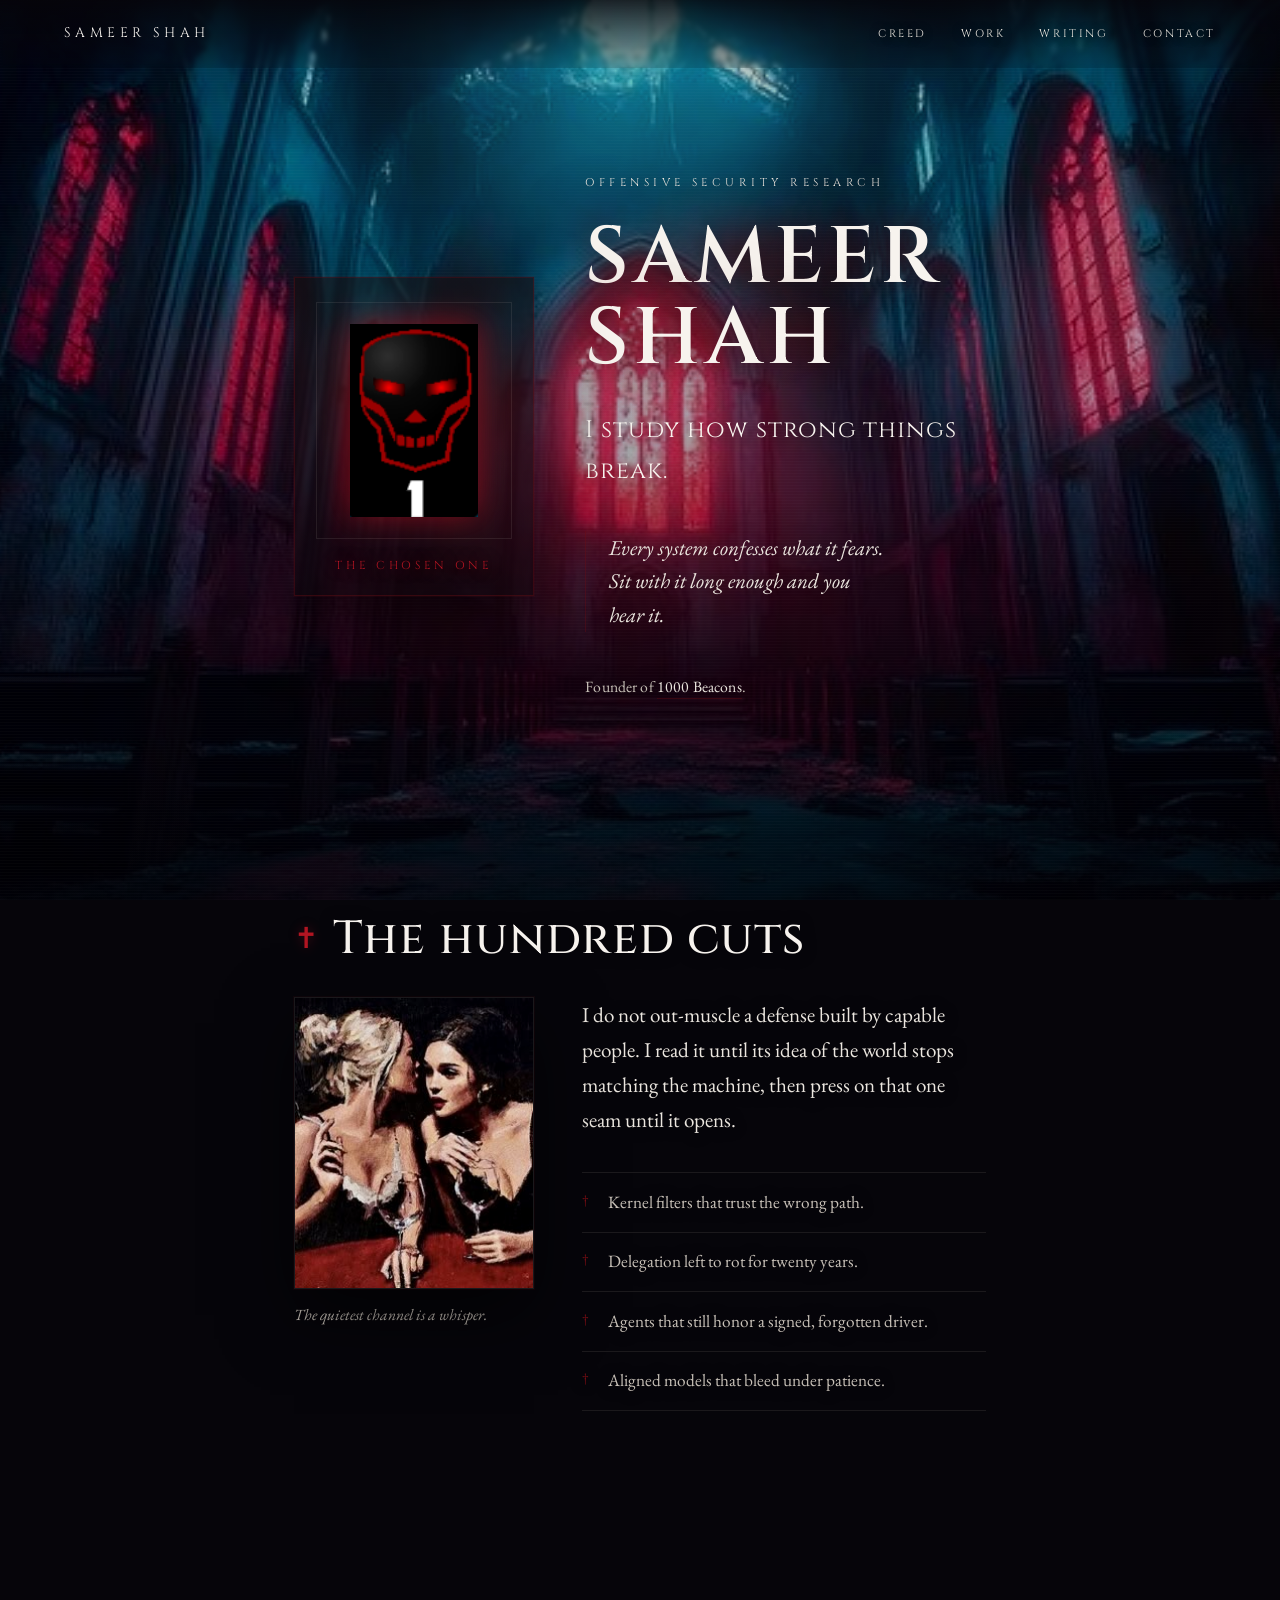
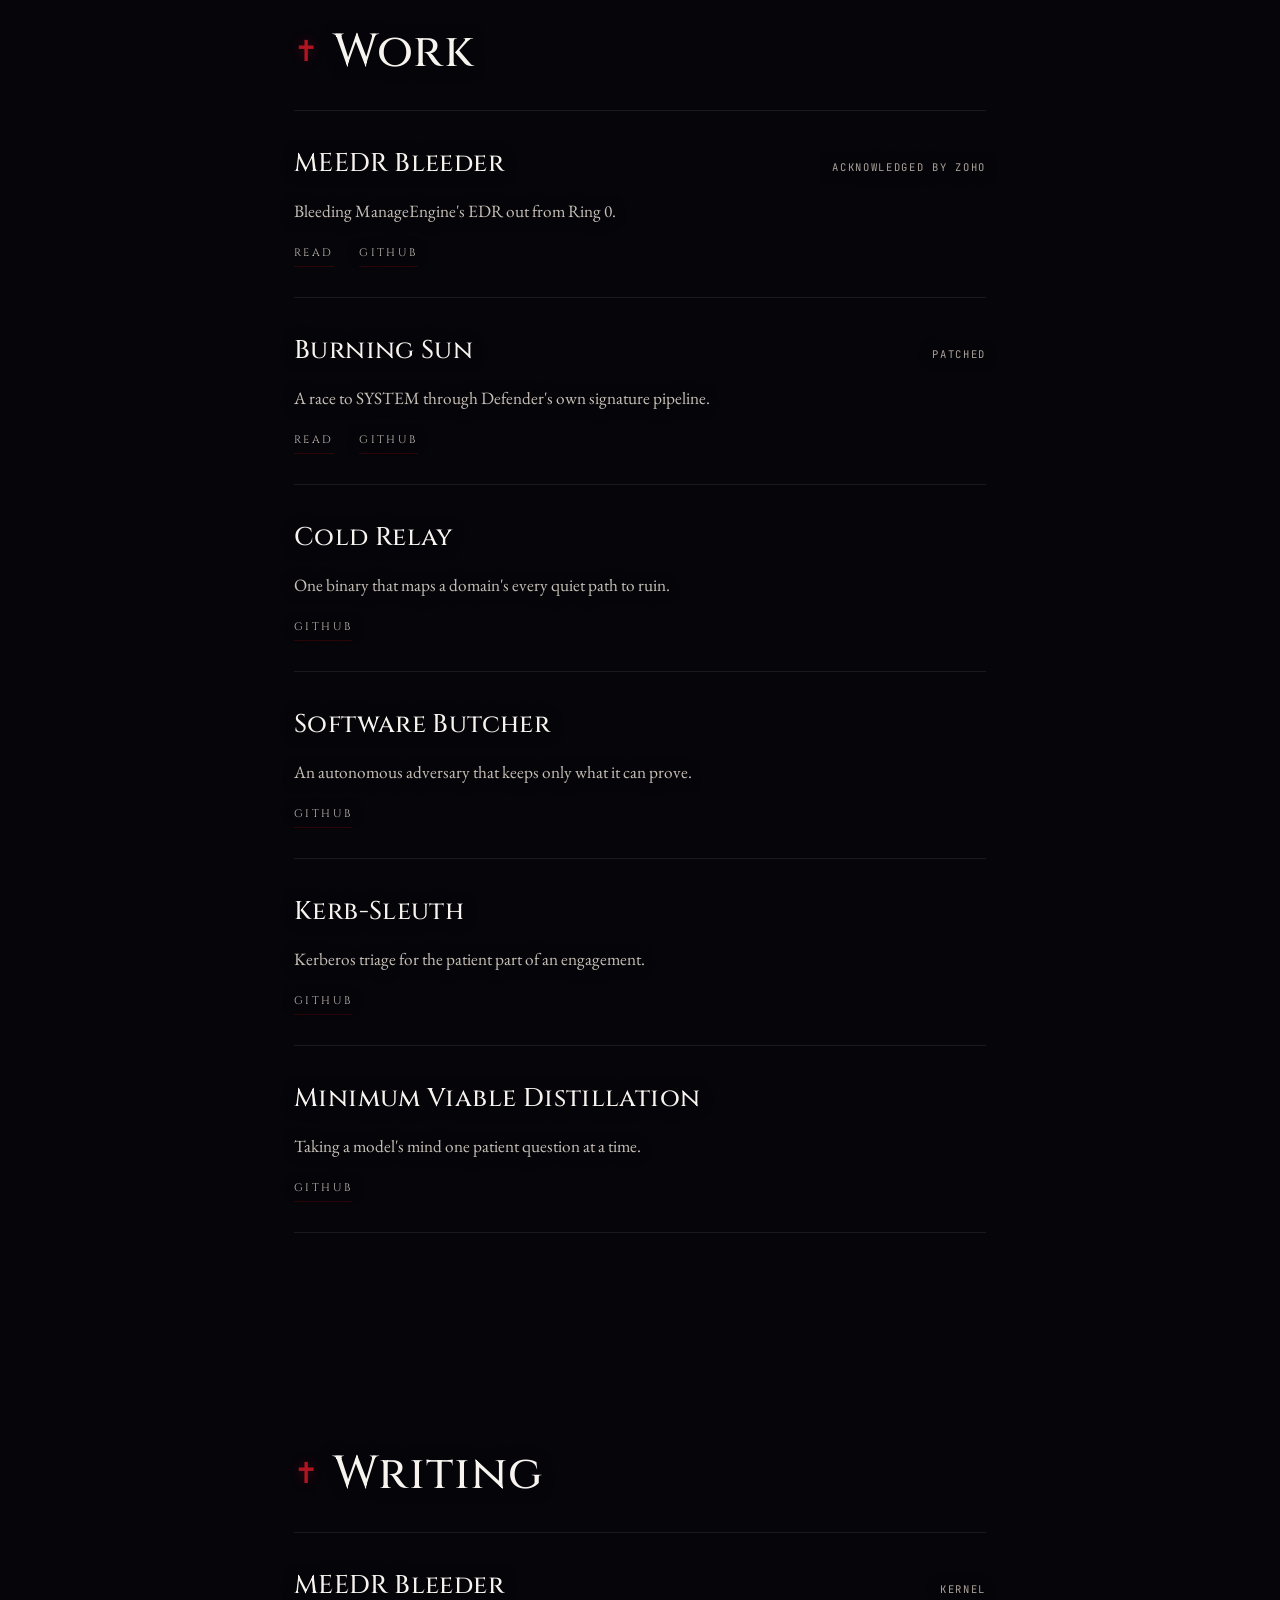
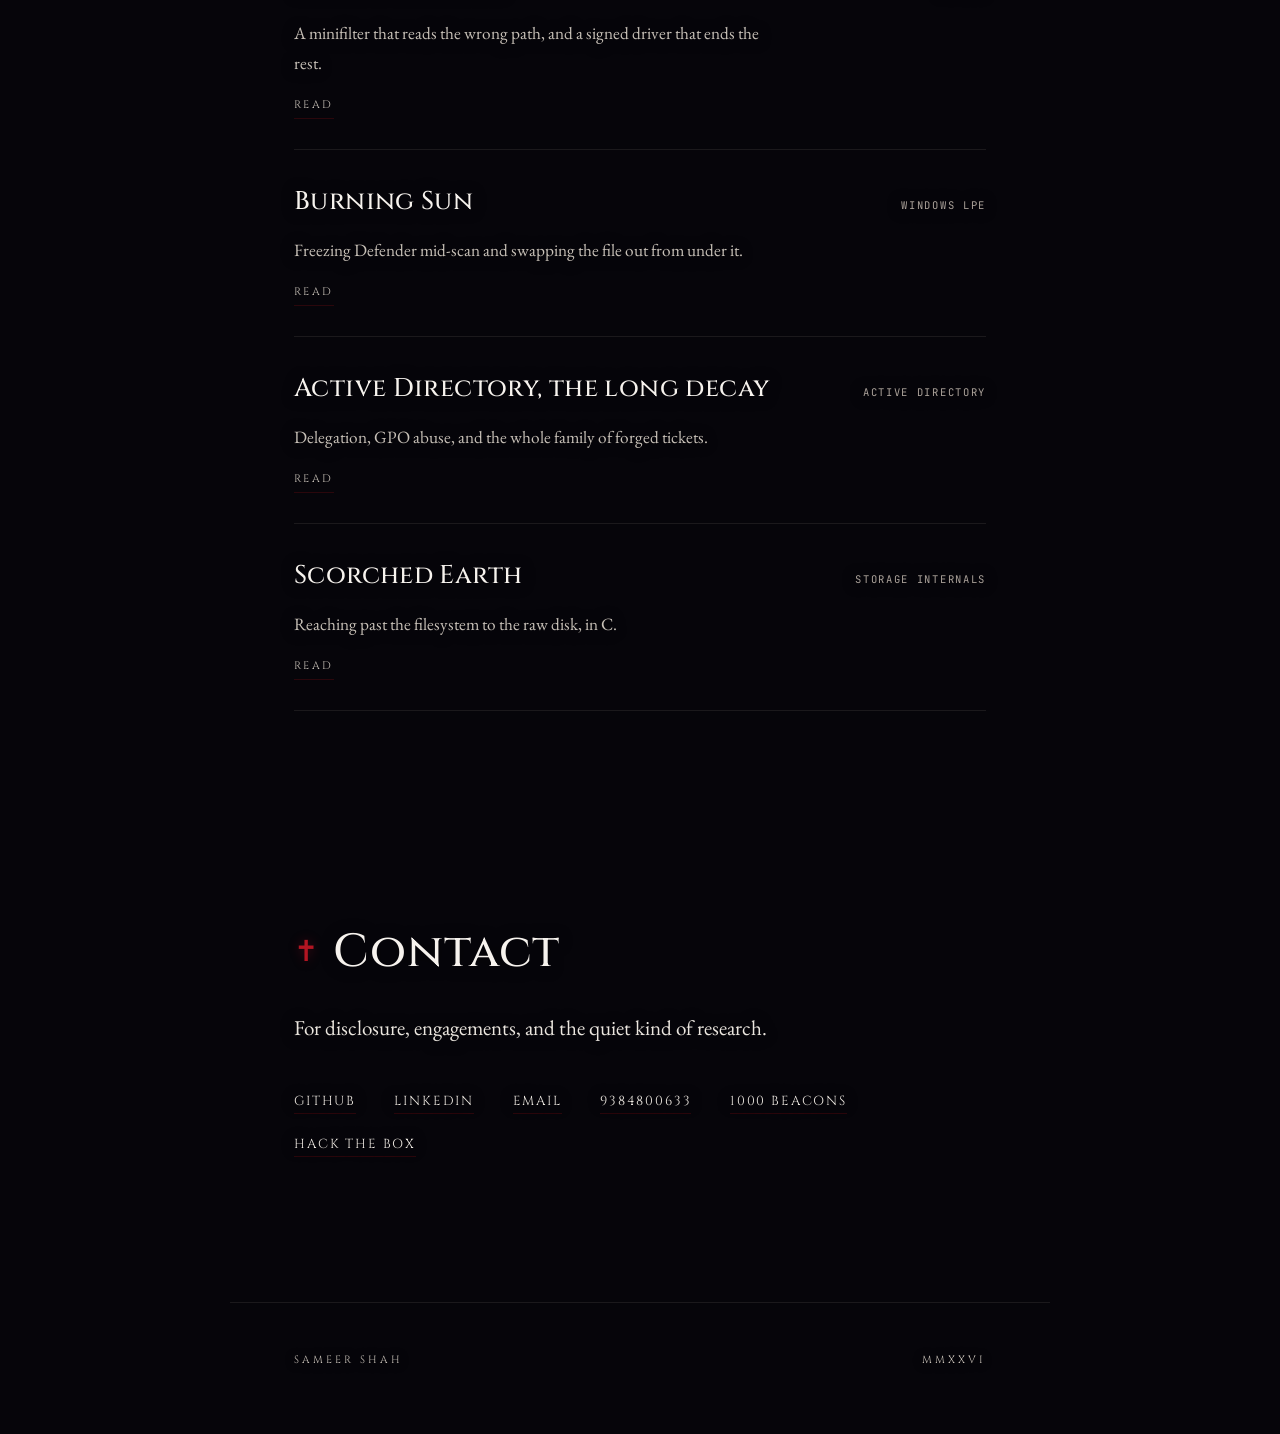
<file: index.html>
<!DOCTYPE html>
<html lang="en">

<head>
    <meta charset="UTF-8">
    <meta name="viewport" content="width=device-width, initial-scale=1.0">
    <title>Sameer Shah</title>
    <meta name="description" content="Offensive security research. Windows kernel, Active Directory, EDR.">
    <meta name="author" content="Sameer Shah">
    <meta property="og:title" content="Sameer Shah">
    <meta property="og:description" content="Offensive security research. Windows kernel, Active Directory, EDR.">
    <meta property="og:type" content="website">

    <link rel="preconnect" href="https://fonts.googleapis.com">
    <link rel="preconnect" href="https://fonts.gstatic.com" crossorigin>
    <link
        href="https://fonts.googleapis.com/css2?family=Cinzel:wght@400;500;600&family=EB+Garamond:ital,wght@0,400;0,500;1,400;1,500&family=JetBrains+Mono:wght@400;500&display=swap"
        rel="stylesheet">
    <link rel="stylesheet" href="styles.css">
</head>

<body>

    <!-- The church, held behind everything -->
    <div class="church" aria-hidden="true"></div>
    <div class="candle" aria-hidden="true"></div>


    <nav class="nav">
        <a class="nav-name" href="#top">Sameer Shah</a>
        <ul class="nav-links">
            <li><a href="#creed">Creed</a></li>
            <li><a href="#work">Work</a></li>
            <li><a href="#writing">Writing</a></li>
            <li><a href="#contact">Contact</a></li>
        </ul>
    </nav>

    <main id="top">

        <!-- Hero -->
        <header class="hero">
            <div class="hero-grid">
                <aside class="sigil-card">
                    <div class="sigil-frame">
                        <img src="skull_insignia.png" alt="Skull sigil" class="sigil-img">
                    </div>
                    <div class="sigil-label">The Chosen One</div>
                </aside>
                <div class="hero-text">
                    <p class="overline">Offensive security research</p>
                    <h1 class="titlemark">Sameer Shah</h1>
                    <p class="hero-line">I study how strong things break.</p>
                    <blockquote class="epigraph">
                        Every system confesses what it fears. Sit with it long enough and you hear it.
                    </blockquote>
                    <p class="founder">Founder of <a href="https://1000beacons.com" target="_blank" rel="noopener">1000 Beacons</a>.</p>
                </div>
            </div>
        </header>

        <!-- Creed -->
        <section id="creed" class="section">
            <h2 class="section-title">The hundred cuts</h2>
            <div class="creed-grid">
                <figure class="plate">
                    <img src="covert_whisper.jpg" alt="Two women, one leaning in to whisper to the other">
                    <figcaption>The quietest channel is a whisper.</figcaption>
                </figure>
                <div class="creed-body">
                    <p class="lede">
                        I do not out-muscle a defense built by capable people. I read it until its idea
                        of the world stops matching the machine, then press on that one seam until it opens.
                    </p>
                    <ul class="seams">
                        <li>Kernel filters that trust the wrong path.</li>
                        <li>Delegation left to rot for twenty years.</li>
                        <li>Agents that still honor a signed, forgotten driver.</li>
                        <li>Aligned models that bleed under patience.</li>
                    </ul>
                </div>
            </div>
        </section>

        <!-- Work -->
        <section id="work" class="section">
            <h2 class="section-title">Work</h2>

            <ol class="entries">
                <li class="entry" data-dossier="meedr-bleeder">
                    <div class="entry-head">
                        <h3 class="entry-title">MEEDR Bleeder</h3>
                        <span class="entry-note">Acknowledged by Zoho</span>
                    </div>
                    <p class="entry-line">Bleeding ManageEngine's EDR out from Ring 0.</p>
                    <div class="entry-links">
                        <button class="read" type="button" onclick="openDossier('meedr-bleeder')">Read</button>
                        <a href="https://github.com/thechosenone-shall-prevail/MEEDRBleeder" target="_blank" rel="noopener">GitHub</a>
                    </div>
                </li>

                <li class="entry" data-dossier="burning-sun">
                    <div class="entry-head">
                        <h3 class="entry-title">Burning Sun</h3>
                        <span class="entry-note">patched</span>
                    </div>
                    <p class="entry-line">A race to SYSTEM through Defender's own signature pipeline.</p>
                    <div class="entry-links">
                        <button class="read" type="button" onclick="openDossier('burning-sun')">Read</button>
                        <a href="https://github.com/thechosenone-shall-prevail/Burning-Sun" target="_blank" rel="noopener">GitHub</a>
                    </div>
                </li>

                <li class="entry">
                    <div class="entry-head">
                        <h3 class="entry-title">Cold Relay</h3>
                    </div>
                    <p class="entry-line">One binary that maps a domain's every quiet path to ruin.</p>
                    <div class="entry-links">
                        <a href="https://github.com/thechosenone-shall-prevail/cold-relay" target="_blank" rel="noopener">GitHub</a>
                    </div>
                </li>

                <li class="entry">
                    <div class="entry-head">
                        <h3 class="entry-title">Software Butcher</h3>
                    </div>
                    <p class="entry-line">An autonomous adversary that keeps only what it can prove.</p>
                    <div class="entry-links">
                        <a href="https://github.com/thechosenone-shall-prevail/software-butcher" target="_blank" rel="noopener">GitHub</a>
                    </div>
                </li>

                <li class="entry">
                    <div class="entry-head">
                        <h3 class="entry-title">Kerb-Sleuth</h3>
                    </div>
                    <p class="entry-line">Kerberos triage for the patient part of an engagement.</p>
                    <div class="entry-links">
                        <a href="https://github.com/thechosenone-shall-prevail/KERB-SLEUTH" target="_blank" rel="noopener">GitHub</a>
                    </div>
                </li>

                <li class="entry">
                    <div class="entry-head">
                        <h3 class="entry-title">Minimum Viable Distillation</h3>
                    </div>
                    <p class="entry-line">Taking a model's mind one patient question at a time.</p>
                    <div class="entry-links">
                        <a href="https://github.com/thechosenone-shall-prevail/Minimum-Viable-Distillation" target="_blank" rel="noopener">GitHub</a>
                    </div>
                </li>
            </ol>
        </section>

        <!-- Writing -->
        <section id="writing" class="section">
            <h2 class="section-title">Writing</h2>

            <ol class="entries">
                <li class="entry" onclick="openDossier('meedr-bleeder')">
                    <div class="entry-head">
                        <h3 class="entry-title">MEEDR Bleeder</h3>
                        <span class="entry-note">Kernel</span>
                    </div>
                    <p class="entry-line">A minifilter that reads the wrong path, and a signed driver that ends the rest.</p>
                    <div class="entry-links"><button class="read" type="button" onclick="openDossier('meedr-bleeder')">Read</button></div>
                </li>

                <li class="entry" onclick="openDossier('burning-sun')">
                    <div class="entry-head">
                        <h3 class="entry-title">Burning Sun</h3>
                        <span class="entry-note">Windows LPE</span>
                    </div>
                    <p class="entry-line">Freezing Defender mid-scan and swapping the file out from under it.</p>
                    <div class="entry-links"><button class="read" type="button" onclick="openDossier('burning-sun')">Read</button></div>
                </li>

                <li class="entry" onclick="openDossier('ad-advanced')">
                    <div class="entry-head">
                        <h3 class="entry-title">Active Directory, the long decay</h3>
                        <span class="entry-note">Active Directory</span>
                    </div>
                    <p class="entry-line">Delegation, GPO abuse, and the whole family of forged tickets.</p>
                    <div class="entry-links"><button class="read" type="button" onclick="openDossier('ad-advanced')">Read</button></div>
                </li>

                <li class="entry" onclick="openDossier('disk-wiper')">
                    <div class="entry-head">
                        <h3 class="entry-title">Scorched Earth</h3>
                        <span class="entry-note">Storage internals</span>
                    </div>
                    <p class="entry-line">Reaching past the filesystem to the raw disk, in C.</p>
                    <div class="entry-links"><button class="read" type="button" onclick="openDossier('disk-wiper')">Read</button></div>
                </li>
            </ol>
        </section>

        <!-- Contact -->
        <section id="contact" class="section section-last">
            <h2 class="section-title">Contact</h2>
            <p class="lede">For disclosure, engagements, and the quiet kind of research.</p>
            <ul class="contacts">
                <li><a href="https://github.com/thechosenone-shall-prevail" target="_blank" rel="noopener">GitHub</a></li>
                <li><a href="https://www.linkedin.com/in/sameer-shah63/" target="_blank" rel="noopener">LinkedIn</a></li>
                <li><a href="mailto:godmaximus663@gmail.com">Email</a></li>
                <li><a href="tel:9384800633">9384800633</a></li>
                <li><a href="https://1000beacons.com" target="_blank" rel="noopener">1000 Beacons</a></li>
                <li><a href="https://app.hackthebox.com/" target="_blank" rel="noopener">Hack The Box</a></li>
            </ul>
        </section>

    </main>

    <footer class="footer">
        <span>Sameer Shah</span>
        <span>MMXXVI</span>
    </footer>

    <!-- Reader -->
    <div id="reader" class="reader" role="dialog" aria-modal="true" aria-hidden="true">
        <div class="reader-frame">
            <button class="reader-close" id="reader-close" aria-label="Close">Close</button>
            <div class="reader-body" id="reader-body"></div>
        </div>
    </div>

    <script src="articles-data.js"></script>
    <script src="app.js"></script>
</body>

</html>
</file>
<file: styles.css>
/* ==========================================================================
   Sameer Shah — a dark church, kept quiet
   ========================================================================== */

:root {
    --ink: #06050a;
    --ink-soft: #0b0910;
    --stone: #171219;

    --bone: #f7f3ee;
    --bone-dim: #ebe6df;
    --ash: #c8c1b8;
    --ash-faint: #aba29a;

    --blood: #7a0d13;
    --blood-lit: #b21522;
    --blood-deep: #3a0207;
    --blood-fog: rgba(122, 13, 19, 0.30);

    --candle: #c39a4e;
    --candle-dim: rgba(195, 154, 78, 0.55);

    --hair: rgba(217, 207, 195, 0.10);
    --hair-blood: rgba(122, 13, 19, 0.32);

    --serif: 'EB Garamond', Georgia, serif;
    --carved: 'Cinzel', serif;
    --black-letter: 'UnifrakturCook', 'Cinzel', serif;
    --mono: 'JetBrains Mono', monospace;

    --measure: 820px;
    --gutter: clamp(20px, 6vw, 64px);
}

*, *::before, *::after { box-sizing: border-box; margin: 0; padding: 0; }

html { scroll-behavior: smooth; -webkit-font-smoothing: antialiased; text-rendering: optimizeLegibility; }

body {
    background: var(--ink);
    color: var(--bone-dim);
    font-family: var(--serif);
    font-size: 19px;
    line-height: 1.72;
    min-height: 100vh;
    overflow-x: hidden;
}

/* --------------------------------------------------------------------------
   The church, fixed behind everything
   -------------------------------------------------------------------------- */
.church {
    position: fixed;
    inset: 0;
    z-index: -3;
    background: url('church_bg.jpg') no-repeat center 16% / cover;
    filter: brightness(0.84) contrast(1.04) saturate(1.06);
}

/* just enough vignette and a floor of shadow to keep text readable */
.church::after {
    content: "";
    position: absolute;
    inset: 0;
    background:
        radial-gradient(ellipse 135% 105% at 50% 34%, transparent 46%, rgba(6, 5, 10, 0.34) 100%),
        linear-gradient(180deg, rgba(6, 5, 10, 0.06) 0%, rgba(6, 5, 10, 0.24) 55%, rgba(8, 4, 8, 0.80) 100%);
}

/* A single warm point of candlelight, breathing slowly */
.candle {
    position: fixed;
    inset: 0;
    z-index: -2;
    pointer-events: none;
    background: radial-gradient(circle 40vw at 50% 8%, rgba(195, 154, 78, 0.06) 0%, transparent 70%);
    animation: breathe 7s ease-in-out infinite;
}

@keyframes breathe {
    0%, 100% { opacity: 0.65; }
    45% { opacity: 1; }
    70% { opacity: 0.78; }
}

/* Faint grain, so the stone is never flat */
body::after {
    content: "";
    position: fixed;
    inset: 0;
    z-index: -1;
    pointer-events: none;
    opacity: 0.04;
    background-image:
        repeating-linear-gradient(0deg, rgba(255, 255, 255, 0.5) 0, rgba(255, 255, 255, 0.5) 1px, transparent 1px, transparent 3px);
}

@media (prefers-reduced-motion: reduce) {
    .candle { animation: none; opacity: 0.8; }
    html { scroll-behavior: auto; }
}

/* --------------------------------------------------------------------------
   Type
   -------------------------------------------------------------------------- */
a { color: inherit; text-decoration: none; transition: color 0.35s ease; }
a:hover { color: var(--blood-lit); }
em { font-style: italic; color: var(--bone); }

::selection { background: rgba(122, 13, 19, 0.4); color: var(--bone); }

/* --------------------------------------------------------------------------
   Nav
   -------------------------------------------------------------------------- */
.nav {
    position: sticky;
    top: 0;
    z-index: 20;
    display: flex;
    align-items: baseline;
    justify-content: space-between;
    gap: 24px;
    padding: 22px var(--gutter);
    background: linear-gradient(180deg, rgba(6, 5, 10, 0.85) 0%, rgba(6, 5, 10, 0.15) 100%);
    backdrop-filter: blur(2px);
}

.nav-name {
    font-family: var(--carved);
    font-size: 0.86rem;
    letter-spacing: 0.32em;
    text-transform: uppercase;
    color: var(--bone);
}

.nav-links {
    display: flex;
    gap: clamp(16px, 3vw, 34px);
    list-style: none;
    font-family: var(--carved);
    font-size: 0.68rem;
    letter-spacing: 0.24em;
    text-transform: uppercase;
    color: var(--bone-dim);
    text-shadow: 0 1px 10px rgba(0, 0, 0, 0.7);
}

.nav-links a:hover { color: var(--bone); }

/* --------------------------------------------------------------------------
   Layout rhythm
   -------------------------------------------------------------------------- */
main { position: relative; z-index: 1; text-shadow: 0 1px 14px rgba(0, 0, 0, 0.5); }

.hero,
.section {
    max-width: var(--measure);
    margin: 0 auto;
    padding: 0 var(--gutter);
}

/* --------------------------------------------------------------------------
   Hero
   -------------------------------------------------------------------------- */
.hero {
    min-height: 82vh;
    display: flex;
    flex-direction: column;
    justify-content: center;
    padding-top: 8vh;
    padding-bottom: 8vh;
}

/* Hero: skull sigil card beside the text */
.hero-grid {
    display: grid;
    grid-template-columns: minmax(200px, 240px) 1fr;
    gap: clamp(1.8rem, 4vw, 3.4rem);
    align-items: center;
}

.hero-text > * { text-shadow: 0 2px 22px rgba(0, 0, 0, 0.55); }

.sigil-card {
    border: 1px solid var(--hair-blood);
    background: linear-gradient(180deg, rgba(22, 10, 12, 0.60), rgba(8, 5, 8, 0.5));
    padding: 1.5rem 1.3rem 1.2rem;
    text-align: center;
    box-shadow: 0 0 0 1px rgba(122, 13, 19, 0.10), 0 26px 66px rgba(0, 0, 0, 0.55);
    backdrop-filter: blur(1.5px);
}

.sigil-frame {
    border: 1px solid var(--hair);
    padding: 1.3rem 1rem;
    background: radial-gradient(circle at 50% 42%, rgba(122, 13, 19, 0.22), transparent 72%);
}

.sigil-img {
    display: block;
    width: 128px;
    max-width: 80%;
    height: auto;
    margin: 0 auto;
    filter: drop-shadow(0 0 16px rgba(178, 21, 34, 0.65)) contrast(1.05);
}

.sigil-label {
    margin-top: 1.1rem;
    font-family: var(--carved);
    font-size: 0.72rem;
    letter-spacing: 0.32em;
    text-transform: uppercase;
    color: var(--blood-lit);
    text-shadow: 0 0 16px rgba(178, 21, 34, 0.5);
}

.overline {
    font-family: var(--carved);
    font-size: 0.7rem;
    letter-spacing: 0.4em;
    text-transform: uppercase;
    color: var(--bone-dim);
    margin-bottom: 1.6rem;
}

.titlemark {
    font-family: var(--carved);
    font-weight: 600;
    font-size: clamp(2.7rem, 8vw, 5rem);
    line-height: 1.02;
    text-transform: uppercase;
    color: var(--bone);
    letter-spacing: 0.05em;
    text-shadow: 0 0 40px rgba(150, 17, 24, 0.6), 0 0 90px rgba(122, 13, 19, 0.35), 0 2px 30px rgba(0, 0, 0, 0.7);
}

.hero-line {
    font-family: var(--carved);
    font-size: clamp(1.05rem, 2.4vw, 1.5rem);
    font-weight: 400;
    letter-spacing: 0.04em;
    color: var(--bone);
    margin-top: 1.8rem;
}

.epigraph {
    font-style: italic;
    font-size: clamp(1.05rem, 2.2vw, 1.32rem);
    color: var(--bone-dim);
    max-width: 30ch;
    margin-top: 2.4rem;
    padding-left: 1.4rem;
    border-left: 1px solid var(--hair-blood);
    line-height: 1.6;
}

.founder {
    margin-top: 2.6rem;
    font-size: 0.98rem;
    color: var(--ash);
    letter-spacing: 0.01em;
}

.founder a {
    color: var(--bone-dim);
    border-bottom: 1px solid var(--hair-blood);
    padding-bottom: 1px;
}

.founder a:hover { color: var(--blood-lit); border-color: var(--blood-lit); }

/* --------------------------------------------------------------------------
   Sections
   -------------------------------------------------------------------------- */
.section {
    padding-top: clamp(4rem, 12vh, 8rem);
    padding-bottom: clamp(4rem, 12vh, 8rem);
}

.section-last { padding-bottom: clamp(5rem, 16vh, 10rem); }

.section-title {
    font-family: var(--carved);
    font-weight: 500;
    font-size: clamp(1.8rem, 5vw, 2.9rem);
    color: var(--bone);
    letter-spacing: 0.02em;
    line-height: 1.1;
    margin-bottom: 2rem;
}

/* a small red cross leads each section heading */
.section-title::before {
    content: "\271D"; /* ✝ latin cross */
    color: var(--blood-lit);
    font-size: 0.62em;
    margin-right: 0.5em;
    vertical-align: 0.18em;
    text-shadow: 0 0 12px rgba(178, 21, 34, 0.35);
}

.lede {
    font-size: clamp(1.1rem, 2.2vw, 1.32rem);
    color: var(--bone-dim);
    max-width: 56ch;
    line-height: 1.66;
}

/* --------------------------------------------------------------------------
   Creed — the whisper plate and the seams
   -------------------------------------------------------------------------- */
.creed-grid {
    display: grid;
    grid-template-columns: minmax(190px, 240px) 1fr;
    gap: clamp(1.8rem, 4vw, 3rem);
    align-items: start;
    margin-top: 0.5rem;
}

.plate { margin: 0; }

.plate img {
    display: block;
    width: 100%;
    height: auto;
    border: 1px solid var(--hair);
    box-shadow: 0 0 0 1px rgba(122, 13, 19, 0.10), 0 26px 66px rgba(0, 0, 0, 0.6);
    filter: saturate(0.92) contrast(1.02) brightness(0.94);
}

.plate figcaption {
    margin-top: 0.9rem;
    font-style: italic;
    font-size: 0.98rem;
    line-height: 1.4;
    color: var(--ash);
}

.seams {
    list-style: none;
    margin-top: 2.2rem;
    max-width: 48ch;
}

.seams li {
    position: relative;
    padding: 0.9rem 0 0.9rem 1.6rem;
    font-size: 1.08rem;
    color: var(--ash);
    border-top: 1px solid var(--hair);
}

.seams li:last-child { border-bottom: 1px solid var(--hair); }

.seams li::before {
    content: "\2020"; /* dagger / cross */
    position: absolute;
    left: 0;
    top: 0.85rem;
    color: var(--blood);
    font-size: 0.95rem;
}

/* --------------------------------------------------------------------------
   Entries — work and writing, as quiet rows
   -------------------------------------------------------------------------- */
.entries { list-style: none; }

.entry {
    padding: 1.9rem 0;
    border-top: 1px solid var(--hair);
    transition: border-color 0.5s ease;
}

.entries .entry:last-child { border-bottom: 1px solid var(--hair); }

.entry:hover { border-top-color: var(--hair-blood); }

.entry-head {
    display: flex;
    align-items: baseline;
    justify-content: space-between;
    gap: 1.2rem;
    flex-wrap: wrap;
}

.entry-title {
    font-family: var(--carved);
    font-weight: 500;
    font-size: clamp(1.25rem, 3vw, 1.6rem);
    color: var(--bone);
    letter-spacing: 0.015em;
}

.entry-note {
    font-family: var(--mono);
    font-size: 0.66rem;
    letter-spacing: 0.16em;
    text-transform: uppercase;
    color: var(--ash-faint);
    white-space: nowrap;
}

.entry-line {
    margin-top: 0.7rem;
    font-size: 1.08rem;
    color: var(--ash);
    max-width: 60ch;
}

.entry-links {
    display: flex;
    gap: 1.6rem;
    margin-top: 1.1rem;
    font-family: var(--carved);
    font-size: 0.68rem;
    letter-spacing: 0.22em;
    text-transform: uppercase;
}

.entry-links a,
.read {
    color: var(--ash);
    background: none;
    border: none;
    padding: 0 0 3px 0;
    font: inherit;
    letter-spacing: inherit;
    text-transform: inherit;
    cursor: pointer;
    border-bottom: 1px solid var(--hair-blood);
    transition: color 0.35s ease, border-color 0.35s ease;
}

.entry-links a:hover,
.read:hover { color: var(--blood-lit); border-color: var(--blood-lit); }

.entry[onclick] { cursor: pointer; }

/* --------------------------------------------------------------------------
   Contact
   -------------------------------------------------------------------------- */
.contacts {
    list-style: none;
    margin-top: 2.4rem;
    display: flex;
    flex-wrap: wrap;
    gap: 0.6rem 2.4rem;
}

.contacts a {
    font-family: var(--carved);
    font-size: 0.82rem;
    letter-spacing: 0.14em;
    text-transform: uppercase;
    color: var(--bone-dim);
    padding-bottom: 3px;
    border-bottom: 1px solid var(--hair-blood);
}

.contacts a:hover { color: var(--blood-lit); border-color: var(--blood-lit); }

/* --------------------------------------------------------------------------
   Footer
   -------------------------------------------------------------------------- */
.footer {
    max-width: var(--measure);
    margin: 0 auto;
    padding: 3rem var(--gutter) 4rem;
    display: flex;
    justify-content: space-between;
    font-family: var(--carved);
    font-size: 0.66rem;
    letter-spacing: 0.28em;
    text-transform: uppercase;
    color: var(--ash);
    text-shadow: 0 1px 10px rgba(0, 0, 0, 0.7);
    border-top: 1px solid var(--hair);
}

/* --------------------------------------------------------------------------
   Reader (the dossier modal)
   -------------------------------------------------------------------------- */
.reader {
    position: fixed;
    inset: 0;
    z-index: 100;
    display: none;
    padding: clamp(16px, 5vh, 64px) var(--gutter);
    background: rgba(4, 3, 7, 0.86);
    backdrop-filter: blur(4px);
    overflow-y: auto;
}

.reader.active { display: block; }

.reader-frame {
    position: relative;
    max-width: 760px;
    margin: 0 auto;
    background: linear-gradient(180deg, var(--ink-soft) 0%, var(--ink) 100%);
    border: 1px solid var(--hair);
    box-shadow: 0 0 0 1px rgba(122, 13, 19, 0.12), 0 40px 120px rgba(0, 0, 0, 0.7);
    padding: clamp(2rem, 5vw, 4rem);
}

.reader-close {
    position: sticky;
    top: 0;
    float: right;
    font-family: var(--carved);
    font-size: 0.64rem;
    letter-spacing: 0.24em;
    text-transform: uppercase;
    color: var(--ash);
    background: none;
    border: none;
    border-bottom: 1px solid var(--hair-blood);
    padding-bottom: 3px;
    cursor: pointer;
    transition: color 0.35s ease, border-color 0.35s ease;
}

.reader-close:hover { color: var(--blood-lit); border-color: var(--blood-lit); }

.reader-body { color: var(--bone-dim); font-size: 1.02rem; }

/* dossier internals, kept restrained */
.dossier-header-block { margin-bottom: 2.4rem; }

.dossier-stamp {
    font-family: var(--mono);
    font-size: 0.6rem;
    letter-spacing: 0.24em;
    text-transform: uppercase;
    color: var(--ash-faint);
    margin-bottom: 1.2rem;
}

.dossier-header-block h2 {
    font-family: var(--carved);
    font-weight: 500;
    font-size: clamp(1.5rem, 4vw, 2.1rem);
    color: var(--bone);
    line-height: 1.15;
    letter-spacing: 0.01em;
}

.dossier-meta-grid {
    display: grid;
    grid-template-columns: repeat(auto-fit, minmax(220px, 1fr));
    gap: 0.5rem 1.4rem;
    margin-top: 1.6rem;
    padding-top: 1.4rem;
    border-top: 1px solid var(--hair);
    font-family: var(--mono);
    font-size: 0.72rem;
    color: var(--ash);
}

.dossier-meta-grid span {
    color: var(--ash-faint);
    letter-spacing: 0.1em;
    margin-right: 0.4rem;
}

.reader-body h3 {
    font-family: var(--carved);
    font-weight: 500;
    font-size: 1.28rem;
    color: var(--bone);
    letter-spacing: 0.01em;
    margin: 2.4rem 0 0.9rem;
}

.reader-body h4 {
    font-family: var(--carved);
    font-weight: 500;
    font-size: 1.02rem;
    color: var(--bone-dim);
    margin: 1.8rem 0 0.7rem;
}

.reader-body p { margin: 0 0 1.1rem; line-height: 1.68; }

.reader-body ul,
.reader-body ol { margin: 0 0 1.2rem 1.2rem; }

.reader-body li { margin-bottom: 0.5rem; line-height: 1.6; }

.reader-body strong { color: var(--bone); font-weight: 600; }

.reader-body code {
    font-family: var(--mono);
    font-size: 0.82em;
    color: var(--candle);
    background: rgba(195, 154, 78, 0.06);
    padding: 0.1em 0.35em;
    border-radius: 2px;
}

.reader-body pre {
    background: #050409;
    border: 1px solid var(--hair);
    border-left: 2px solid var(--hair-blood);
    padding: 1.2rem 1.3rem;
    margin: 1.4rem 0;
    overflow-x: auto;
    font-size: 0.8rem;
    line-height: 1.55;
}

.reader-body pre code {
    color: var(--bone-dim);
    background: none;
    padding: 0;
}

.code-preview-title {
    font-family: var(--mono);
    font-size: 0.64rem;
    letter-spacing: 0.16em;
    text-transform: uppercase;
    color: var(--ash-faint);
    margin: 1.6rem 0 0.5rem;
}

.code-preview-box { margin: 1rem 0 1.6rem; }

.classified-alert-box {
    border: 1px solid var(--hair-blood);
    border-left: 2px solid var(--blood);
    background: rgba(122, 13, 19, 0.05);
    padding: 1.1rem 1.3rem;
    margin: 1.6rem 0;
    color: var(--bone-dim);
    font-size: 0.96rem;
}

/* --------------------------------------------------------------------------
   Narrow
   -------------------------------------------------------------------------- */
@media (max-width: 760px) {
    .hero-grid { grid-template-columns: 1fr; gap: 2rem; justify-items: start; }
    .sigil-card { max-width: 260px; }
    .creed-grid { grid-template-columns: 1fr; gap: 1.8rem; }
    .plate { max-width: 320px; }
}

@media (max-width: 620px) {
    body { font-size: 17px; }
    .nav { flex-direction: column; align-items: flex-start; gap: 10px; }
    .nav-links { gap: 16px; flex-wrap: wrap; }
    .hero { min-height: 76vh; }
    .entry-head { flex-direction: column; gap: 0.3rem; }
    .footer { flex-direction: column; gap: 0.6rem; }
}
</file>
